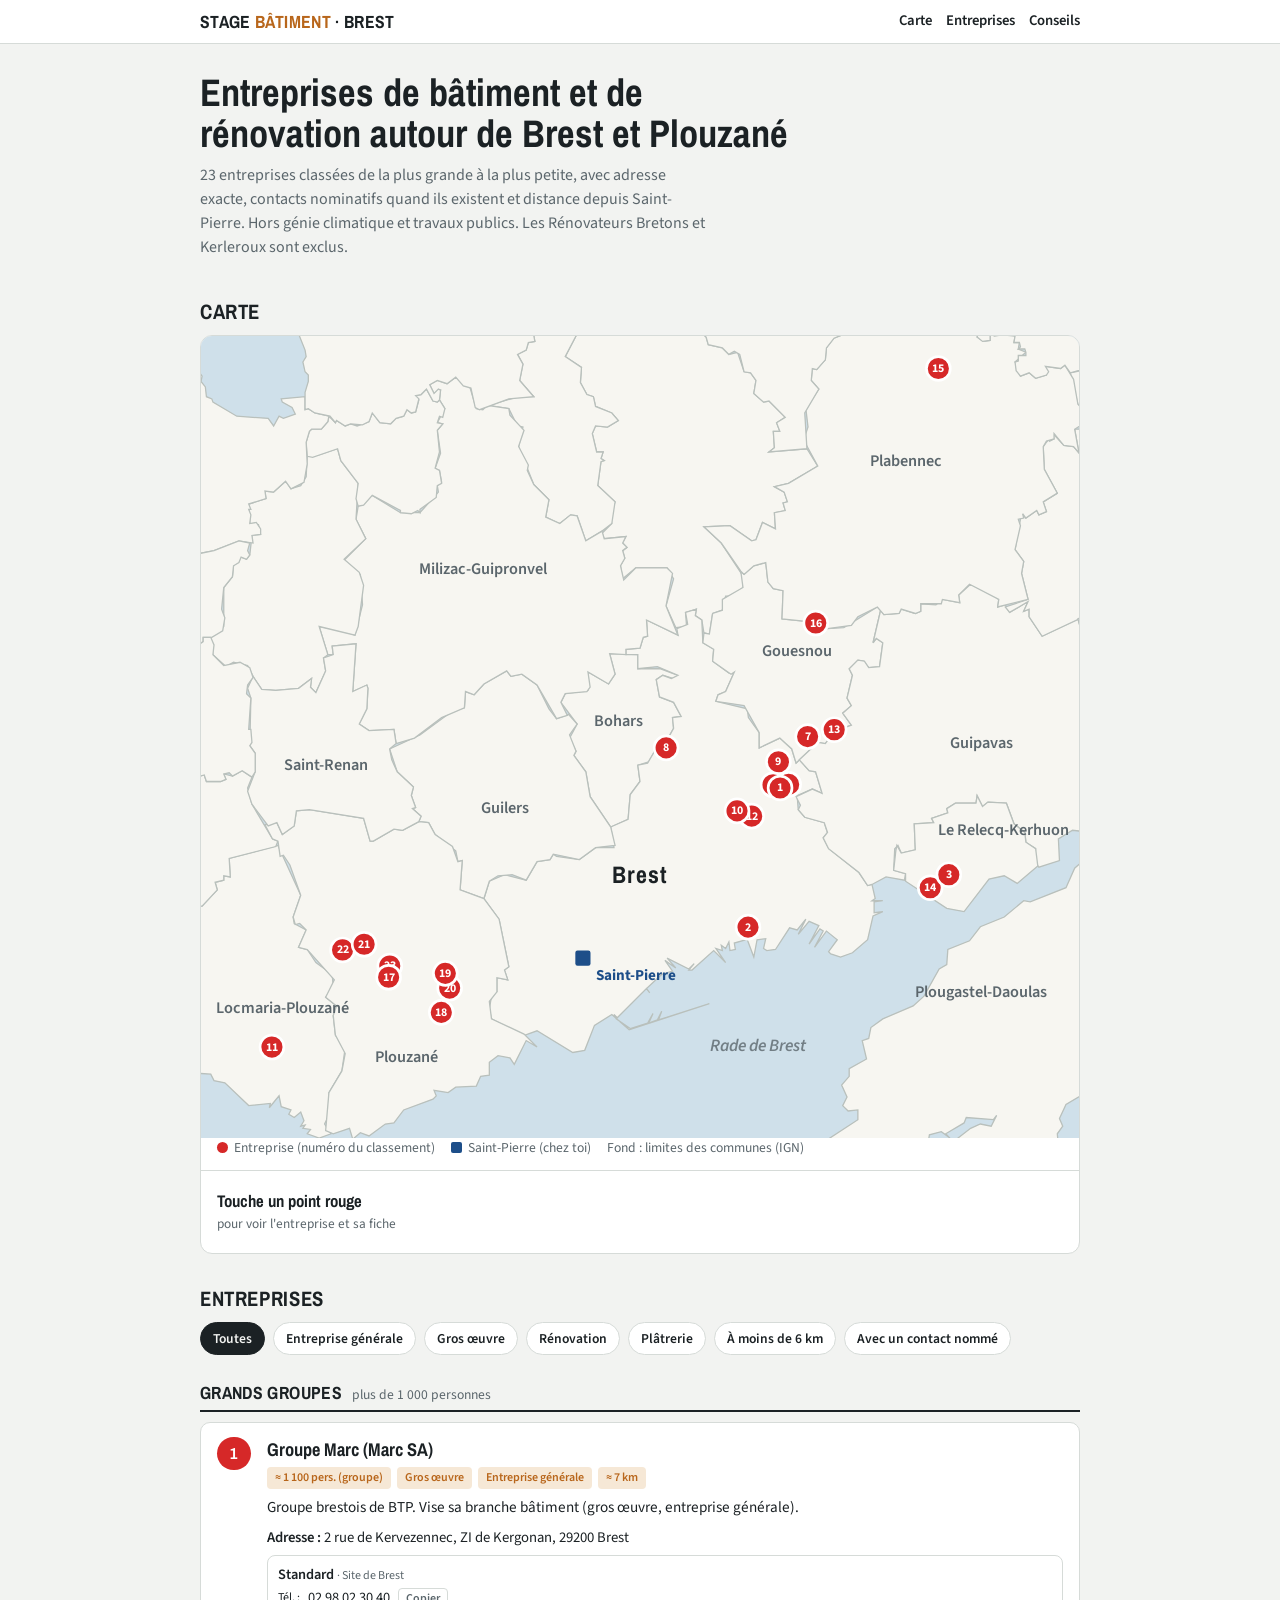
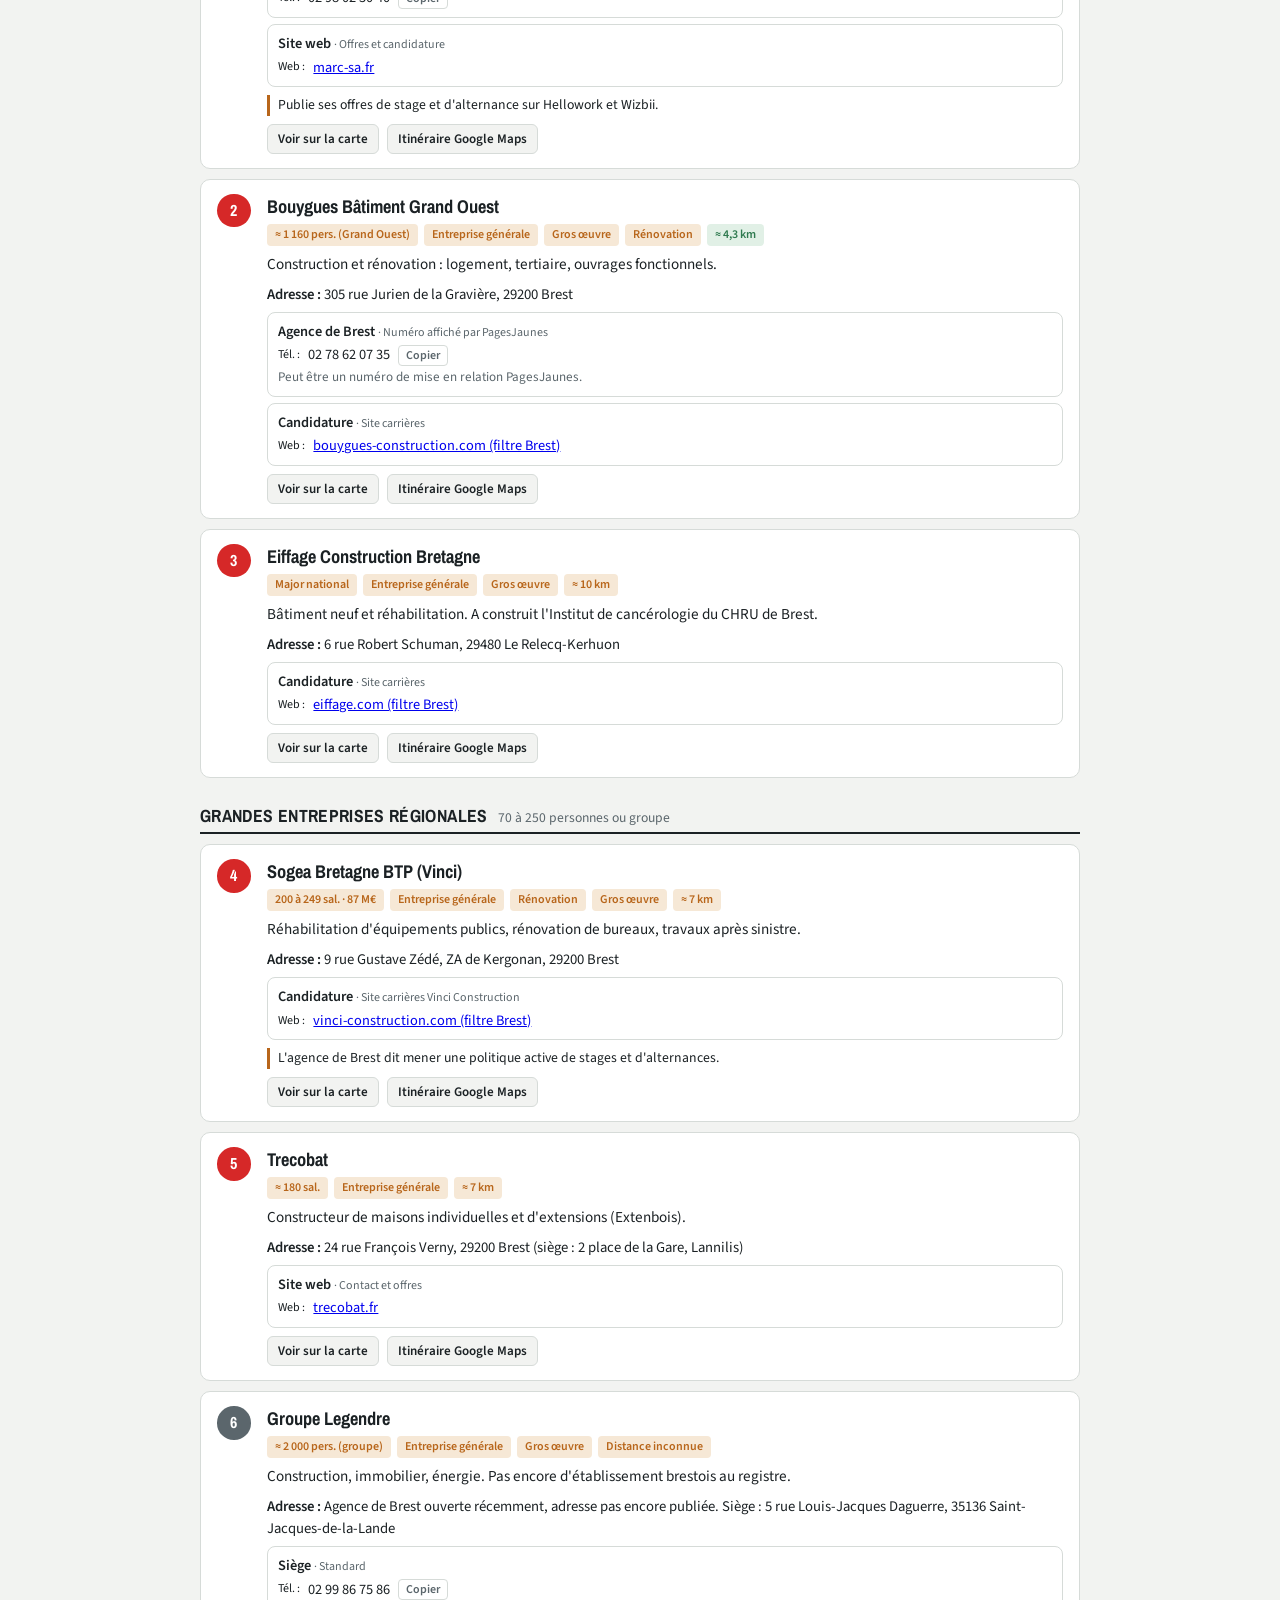
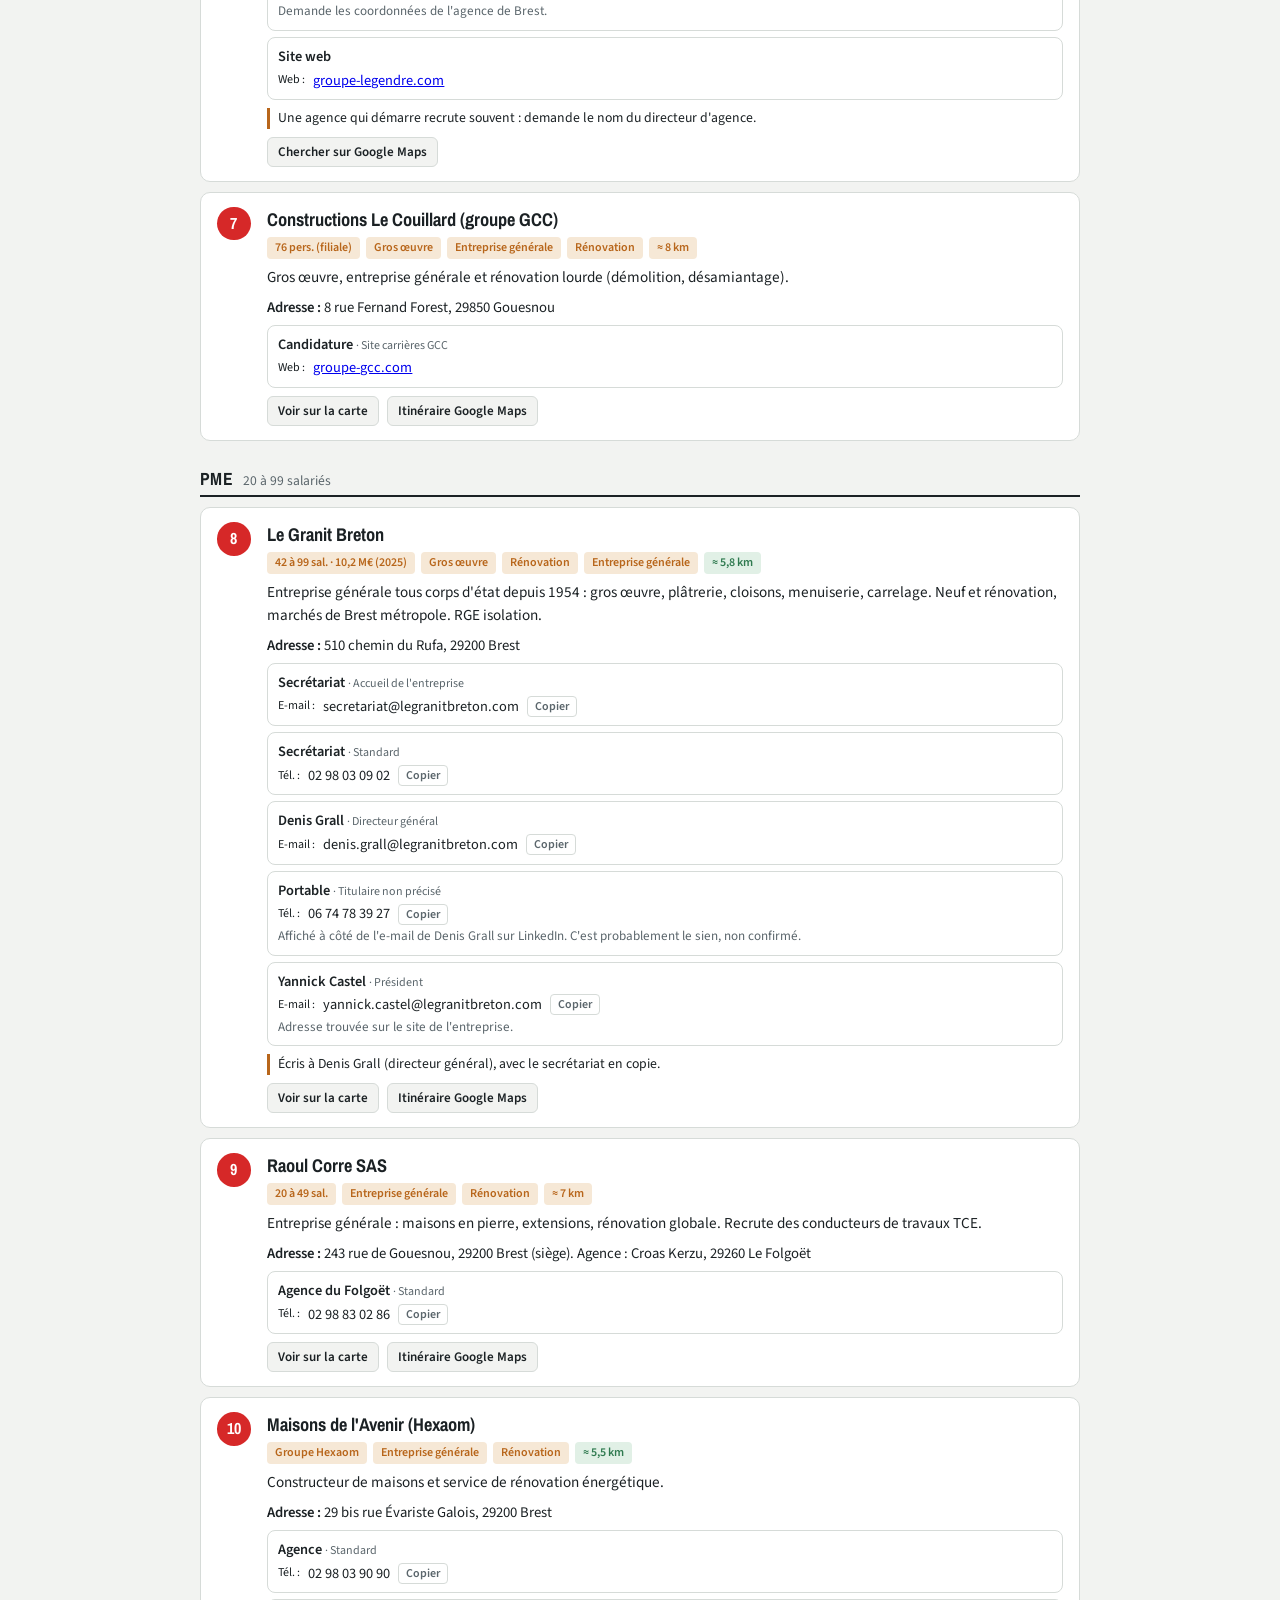
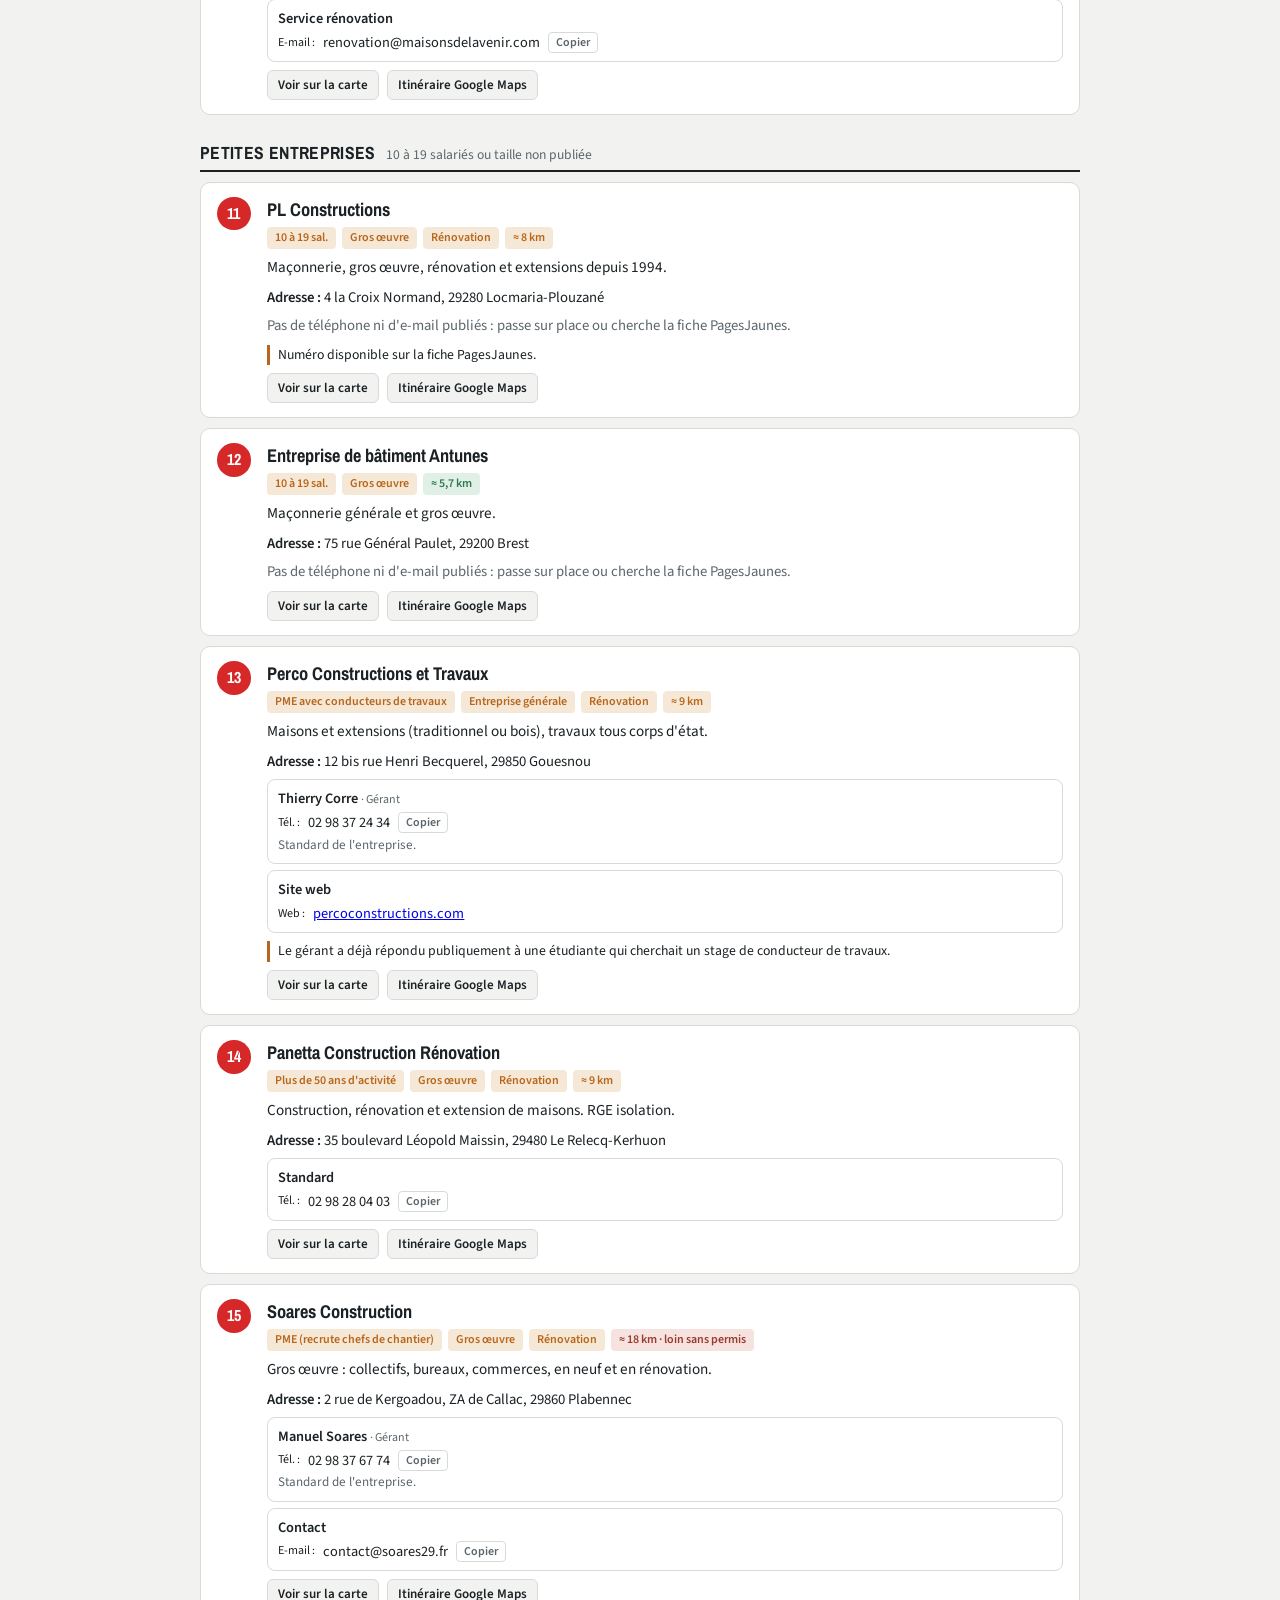
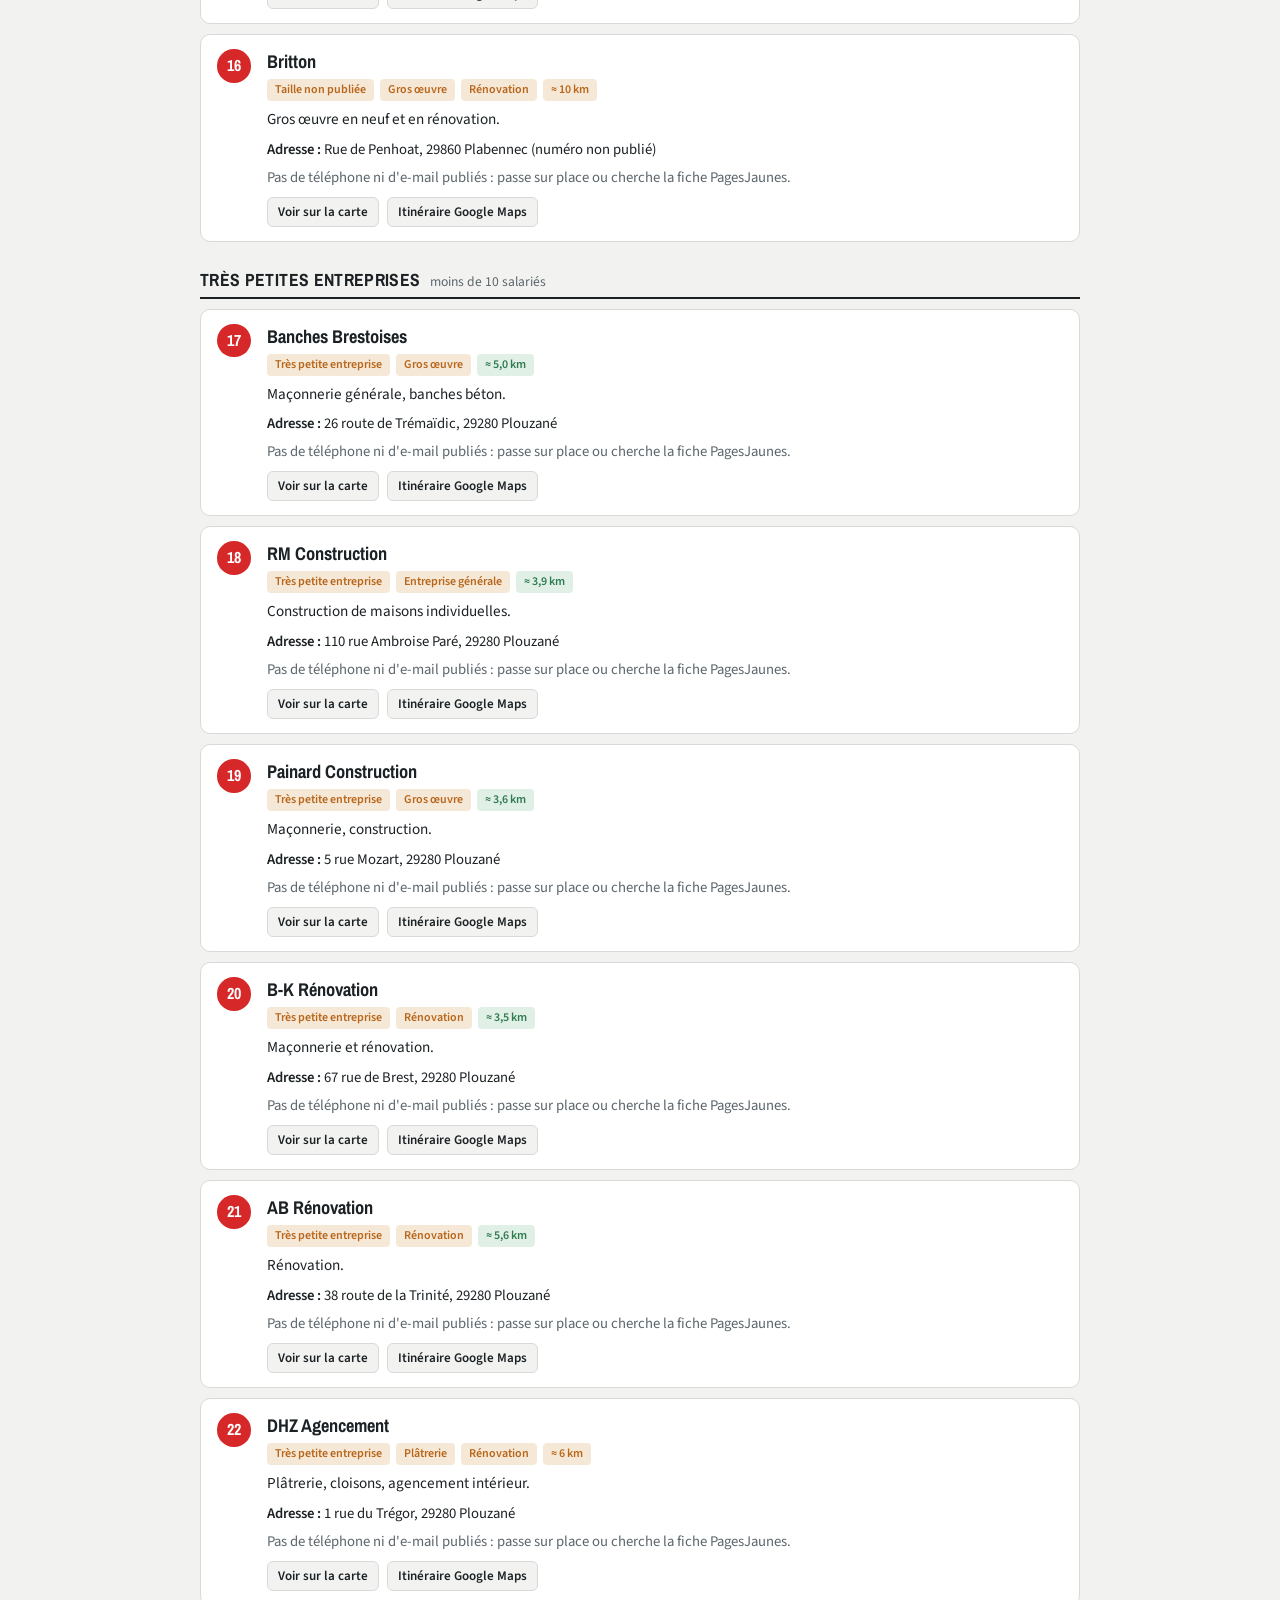
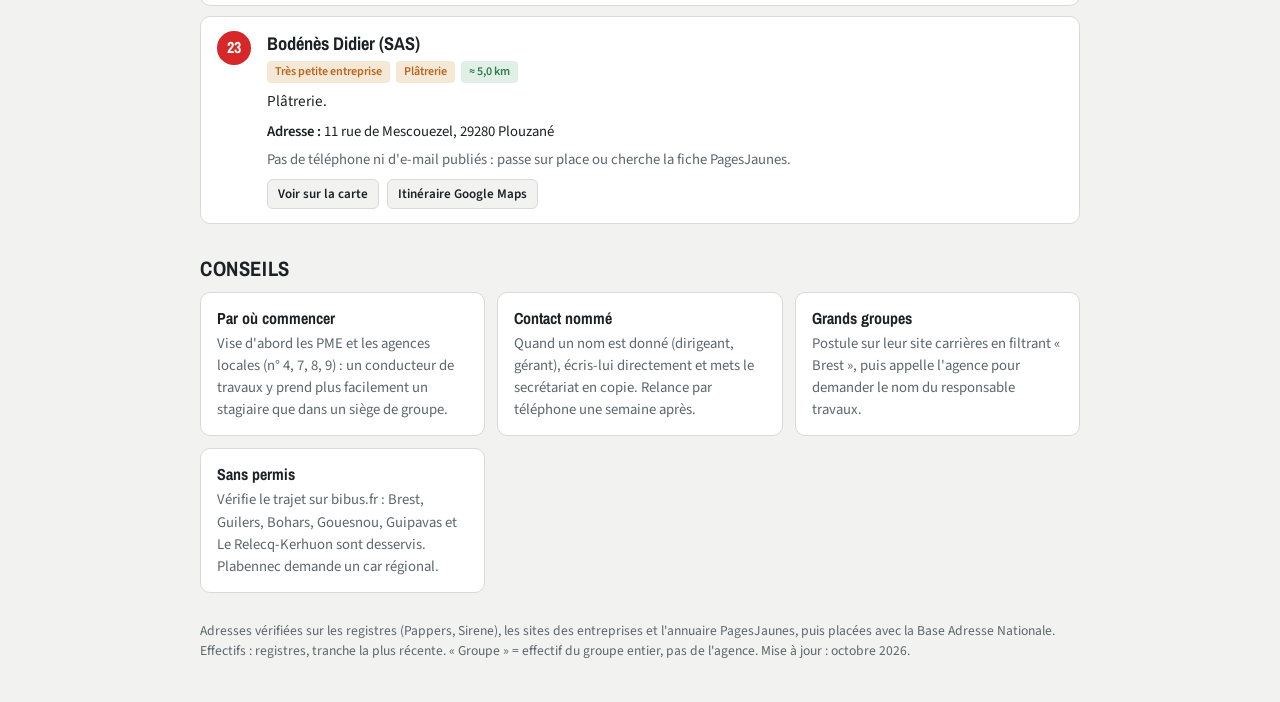
<file: stage.html>
<!doctype html><html lang="fr"><head><meta charset="utf-8"><title>Stage bâtiment Brest</title><meta name=viewport content="width=device-width,initial-scale=1,viewport-fit=cover"><style>:root{color-scheme:light;box-sizing:border-box;padding-top:env(safe-area-inset-top,0px);padding-bottom:env(safe-area-inset-bottom,0px)}html{scroll-padding-top:env(safe-area-inset-top,0px)}body{margin:0;padding:0;font:14px -apple-system,BlinkMacSystemFont,sans-serif;background:#fff;color:#000}img{max-width:100%}[hidden]:not([hidden=until-found i]){display:none!important}</style></head><body>
<meta name="claude:viewport-fit-sides" content="cover">
<link rel="stylesheet" href="https://fonts.googleapis.com/css2?family=Archivo+Narrow:wght@500;700&family=Source+Sans+3:wght@400;600&display=swap">
<style>
/* Layout: site with a top nav, a map of the Brest area (communes drawn from IGN contours, red pins), then filterable ranked company cards and an advice section */
:root{
  --bg:#f2f3f1; --card:#ffffff; --fg:#1b2124; --muted:#5b666c; --line:#d6dbd8;
  --accent:#b8661b; --accent-bg:#f6e8d6;
  --sea:#cfe0ea; --land:#f7f6f1; --land-line:#b9c0bc; --pin:#d62828; --pin-ring:#ffffff; --home:#1d4e89;
  --ok:#2f7a4f; --ok-bg:#e1f0e6; --far:#9a3b2f; --far-bg:#f6e2de;
  --display:"Archivo Narrow","Arial Narrow",Arial,sans-serif;
  --body:"Source Sans 3","Segoe UI",system-ui,sans-serif;
}
@media (prefers-color-scheme:dark){:root:not([data-theme="light"]){
  --bg:#141819; --card:#1d2326; --fg:#e6ebe8; --muted:#9aa6ab; --line:#2f373b;
  --accent:#e39c55; --accent-bg:#3a2a18;
  --sea:#1b2c38; --land:#252b2c; --land-line:#465054; --pin:#ff5252; --pin-ring:#141819; --home:#7fb3f0;
  --ok:#7ccb9c; --ok-bg:#1c3326; --far:#ec8c7e; --far-bg:#3c211c; color-scheme:dark}}
:root[data-theme="dark"]{
  --bg:#141819; --card:#1d2326; --fg:#e6ebe8; --muted:#9aa6ab; --line:#2f373b;
  --accent:#e39c55; --accent-bg:#3a2a18;
  --sea:#1b2c38; --land:#252b2c; --land-line:#465054; --pin:#ff5252; --pin-ring:#141819; --home:#7fb3f0;
  --ok:#7ccb9c; --ok-bg:#1c3326; --far:#ec8c7e; --far-bg:#3c211c; color-scheme:dark}
html{scroll-behavior:smooth}
@media (prefers-reduced-motion:reduce){html{scroll-behavior:auto}}
body{background:var(--bg);color:var(--fg);font:16px/1.5 var(--body)}
body::before{content:"";position:fixed;inset:0 0 auto;height:env(safe-area-inset-top,0px);z-index:10;background:var(--card)}
.in{max-width:880px;margin:0 auto;padding-left:max(16px,env(safe-area-inset-left,0px));padding-right:max(16px,env(safe-area-inset-right,0px))}
header.top{position:sticky;top:env(safe-area-inset-top,0px);z-index:5;background:var(--card);border-bottom:1px solid var(--line)}
header.top .in{display:flex;align-items:center;justify-content:space-between;gap:12px;padding-block:10px;flex-wrap:wrap}
.brand{font:700 1.1rem var(--display);letter-spacing:.02em}
.brand span{color:var(--accent)}
nav{display:flex;gap:14px;flex-wrap:wrap}
nav a{color:var(--fg);text-decoration:none;font-weight:600;font-size:.92rem}
nav a:hover{color:var(--accent)}
.hero .in{padding-block:28px 8px}
h1{font:700 clamp(1.7rem,4.5vw,2.4rem)/1.08 var(--display);margin:0 0 8px;text-wrap:balance}
.lede{color:var(--muted);margin:0;max-width:64ch}
section{scroll-margin-top:64px}
h2.sec{font:700 1.3rem var(--display);margin:30px 0 10px;text-transform:uppercase;letter-spacing:.03em}
.mapbox{background:var(--card);border:1px solid var(--line);border-radius:12px;overflow:hidden}
.mapwrap{overflow-x:auto}
svg.map{display:block;width:100%;min-width:560px;height:auto;background:var(--sea)}
.commune{fill:var(--land);stroke:var(--land-line);stroke-width:1.2}
.clabel{font:600 15px var(--body);fill:var(--muted);text-anchor:middle;pointer-events:none}
.clabel.big{font:700 22px var(--display);fill:var(--fg);letter-spacing:.04em}
.sealabel{font:italic 600 16px var(--body);fill:var(--muted);opacity:.8}
.pin{cursor:pointer}
.pin circle{fill:var(--pin);stroke:var(--pin-ring);stroke-width:2.5}
.pin text{font:700 11px var(--body);fill:#fff;text-anchor:middle;dominant-baseline:central;pointer-events:none}
.pin.sel circle{stroke:var(--fg);stroke-width:4}
.pin.dim{opacity:.18}
.pin:focus-visible circle{stroke:var(--accent);stroke-width:4}
.home rect{fill:var(--home)}
.home text{font:700 14px var(--body);fill:var(--home)}
.mapinfo{border-top:1px solid var(--line);padding:12px 16px;display:flex;gap:10px;align-items:center;justify-content:space-between;flex-wrap:wrap;min-height:58px}
.mapinfo b{font:700 1.05rem var(--display)}
.mapinfo small{display:block;color:var(--muted)}
.legend{display:flex;gap:16px;flex-wrap:wrap;color:var(--muted);font-size:.85rem;padding:0 16px 12px}
.legend i{display:inline-block;width:11px;height:11px;border-radius:50%;background:var(--pin);margin-right:6px;vertical-align:-1px}
.legend i.h{border-radius:2px;background:var(--home)}
.chips{display:flex;flex-wrap:wrap;gap:8px;margin:4px 0 18px}
.chip{font:600 .85rem var(--body);border:1px solid var(--line);background:var(--card);color:var(--fg);padding:6px 12px;border-radius:999px;cursor:pointer}
.chip[aria-pressed="true"]{background:var(--fg);color:var(--bg);border-color:var(--fg)}
button:focus-visible,a:focus-visible{outline:2px solid var(--accent);outline-offset:2px}
.tier{margin:26px 0 10px;display:flex;align-items:baseline;gap:10px;flex-wrap:wrap;border-bottom:2px solid var(--fg);padding-bottom:4px}
.tier h3{font:700 1.1rem var(--display);margin:0;letter-spacing:.02em;text-transform:uppercase}
.tier span{color:var(--muted);font-size:.85rem}
.list{display:grid;gap:10px}
.co{background:var(--card);border:1px solid var(--line);border-radius:10px;padding:14px 16px;display:grid;grid-template-columns:2.4rem 1fr;gap:4px 12px;scroll-margin-top:72px}
.co.sel{border-color:var(--pin);box-shadow:0 0 0 2px var(--pin) inset}
.rk{width:2.1rem;height:2.1rem;border-radius:50%;background:var(--pin);color:#fff;font:700 1rem/2.1rem var(--display);text-align:center;font-variant-numeric:tabular-nums}
.rk.off{background:var(--muted)}
.co>div{min-width:0}
.nm{font:700 1.15rem var(--display);margin:0}
.meta{display:flex;flex-wrap:wrap;gap:6px;margin:5px 0 7px}
.tag{font-size:.75rem;font-weight:600;padding:2px 8px;border-radius:4px;background:var(--accent-bg);color:var(--accent)}
.acc-proche{background:var(--ok-bg);color:var(--ok)}
.acc-loin{background:var(--far-bg);color:var(--far)}
.what{margin:0 0 8px;font-size:.95rem}
.addr{font-size:.92rem;margin-bottom:6px}
.addr b{font-weight:600}
.ppl{display:grid;gap:6px;margin:6px 0}
.p{border:1px solid var(--line);border-radius:8px;padding:8px 10px;font-size:.9rem;overflow-wrap:anywhere}
.p .who{font-weight:600}
.p .who small{font-weight:400;color:var(--muted)}
.p .v{display:flex;flex-wrap:wrap;align-items:center;gap:4px 8px;margin-top:2px}
.p .v span{font-variant-numeric:tabular-nums}
.p .note{color:var(--muted);font-size:.82rem;margin-top:2px}
.copy{font:600 .75rem var(--body);border:1px solid var(--line);background:transparent;color:var(--muted);border-radius:4px;padding:1px 7px;cursor:pointer}
.links{display:flex;flex-wrap:wrap;gap:8px;margin-top:8px}
.btn{font:600 .82rem var(--body);border:1px solid var(--line);background:var(--bg);color:var(--fg);border-radius:6px;padding:5px 10px;cursor:pointer;text-decoration:none}
.btn:hover{border-color:var(--accent);color:var(--accent)}
.tip{margin-top:8px;font-size:.86rem;border-left:3px solid var(--accent);padding-left:8px;border-radius:0}
.advice{display:grid;grid-template-columns:repeat(auto-fit,minmax(240px,1fr));gap:12px}
.advice div{background:var(--card);border:1px solid var(--line);border-radius:10px;padding:14px 16px;min-width:0}
.advice h3{font:700 1rem var(--display);margin:0 0 4px}
.advice p{margin:0;font-size:.92rem;color:var(--muted)}
footer .in{padding-block:28px 40px;color:var(--muted);font-size:.85rem}
</style>

<header class="top"><div class="in">
  <div class="brand">STAGE <span>BÂTIMENT</span> · BREST</div>
  <nav><a href="#carte">Carte</a><a href="#entreprises">Entreprises</a><a href="#conseils">Conseils</a></nav>
</div></header>

<div class="hero"><div class="in">
  <h1>Entreprises de bâtiment et de rénovation autour de Brest et Plouzané</h1>
  <p class="lede">23 entreprises classées de la plus grande à la plus petite, avec adresse exacte, contacts nominatifs quand ils existent et distance depuis Saint-Pierre. Hors génie climatique et travaux publics. Les Rénovateurs Bretons et Kerleroux sont exclus.</p>
</div></div>

<main class="in">
  <section id="carte">
    <h2 class="sec">Carte</h2>
    <div class="mapbox">
      <div class="mapwrap"><svg class="map" id="map" viewBox="140 30 810 740" role="img" aria-label="Carte des communes autour de Brest avec les entreprises en points rouges numérotés"></svg></div>
      <div class="legend"><span><i></i>Entreprise (numéro du classement)</span><span><i class="h"></i>Saint-Pierre (chez toi)</span><span>Fond : limites des communes (IGN)</span></div>
      <div class="mapinfo" id="info" aria-live="polite"><div><b>Touche un point rouge</b><small>pour voir l'entreprise et sa fiche</small></div></div>
    </div>
  </section>

  <section id="entreprises">
    <h2 class="sec">Entreprises</h2>
    <div class="chips" role="group" aria-label="Filtrer">
      <button class="chip" id="f-all" aria-pressed="true" data-f="all">Toutes</button>
      <button class="chip" id="f-eg" aria-pressed="false" data-f="eg">Entreprise générale</button>
      <button class="chip" id="f-go" aria-pressed="false" data-f="go">Gros œuvre</button>
      <button class="chip" id="f-reno" aria-pressed="false" data-f="reno">Rénovation</button>
      <button class="chip" id="f-so" aria-pressed="false" data-f="so">Plâtrerie</button>
      <button class="chip" id="f-proche" aria-pressed="false" data-f="proche">À moins de 6 km</button>
      <button class="chip" id="f-contact" aria-pressed="false" data-f="contact">Avec un contact nommé</button>
    </div>
    <div id="out"></div>
  </section>

  <section id="conseils">
    <h2 class="sec">Conseils</h2>
    <div class="advice">
      <div><h3>Par où commencer</h3><p>Vise d'abord les PME et les agences locales (n° 4, 7, 8, 9) : un conducteur de travaux y prend plus facilement un stagiaire que dans un siège de groupe.</p></div>
      <div><h3>Contact nommé</h3><p>Quand un nom est donné (dirigeant, gérant), écris-lui directement et mets le secrétariat en copie. Relance par téléphone une semaine après.</p></div>
      <div><h3>Grands groupes</h3><p>Postule sur leur site carrières en filtrant « Brest », puis appelle l'agence pour demander le nom du responsable travaux.</p></div>
      <div><h3>Sans permis</h3><p>Vérifie le trajet sur bibus.fr : Brest, Guilers, Bohars, Gouesnou, Guipavas et Le Relecq-Kerhuon sont desservis. Plabennec demande un car régional.</p></div>
    </div>
  </section>
</main>

<footer><div class="in">Adresses vérifiées sur les registres (Pappers, Sirene), les sites des entreprises et l'annuaire PagesJaunes, puis placées avec la Base Adresse Nationale. Effectifs : registres, tranche la plus récente. « Groupe » = effectif du groupe entier, pas de l'agence. Mise à jour : octobre 2026.</div></footer>

<script>
const COMMUNES=`Bohars|527,403|M518 483l-19 -28 -4 -23 -11 -15 2 -4 -6 -12 7 -13 -15 -20 4 -8 21 -3 0 -17 19 11 6 -9 -5 -19 26 1 0 13 21 0 16 6 -4 3 -10 -3 -6 4 3 16 13 5 7 13 -8 1 1 10 -9 16 -5 -1 -9 16 -10 3 2 15 -9 12 -2 23 -16 7z
Bourg-Blanc|592,147|M699 134l10 16 -27 16 -13 3 9 5 3 9 -4 1 2 7 -10 2 1 15 -12 -6 -6 16 -4 1 -20 -14 -24 1 16 15 21 32 -1 9 -10 8 -6 0 -3 13 -9 3 -3 19 -5 -1 -2 -12 -6 -4 1 -6 -10 3 1 13 -10 1 -9 -20 7 -25 -6 -10 -29 0 -12 10 -2 -12 4 -7 -2 -7 4 -3 -4 -4 3 -6 -20 2 -2 -5 9 -9 -1 -7 4 -13 -16 -15 3 -22 3 -1 -3 -2 2 -6 -6 0 -4 -17 3 -7 11 1 10 -6 -6 -7 -15 -6 -2 -9 -6 -2 -6 -11 1 -14 -15 -10 12 -23 13 1 12 -9 9 1 9 -30 8 10 10 -2 5 6 9 2 3 18 7 4 4 1 4 -5 -2 -4 6 -8 21 20 2 7 13 3 6 6 8 -2 6 18 6 1 5 7 -2 12 9 8 5 -1 15 15 -8 5 3 8 -6 0 1 15 -5 4 35 -3z
Brest|585,486|M759 536l3 13 -3 2 10 0 -8 1 0 10 8 -1 -9 4 -5 22 -14 12 -11 4 -9 -3 -2 -2 8 -11 -10 -8 -11 15 8 -15 -3 -2 -10 14 9 -17 -9 -4 -10 12 7 -14 -8 10 -7 -2 -13 20 -8 1 -3 -2 2 -9 -8 1 -3 16 -6 -16 6 -9 -7 9 -11 3 1 6 -5 1 -1 -8 -3 6 -4 -3 1 5 -6 -2 9 13 -11 -11 -20 18 -3 0 5 -6 -5 5 -20 -10 8 9 -10 -7 7 10 -10 3 -14 13 3 4 -3 -4 -27 27 -3 -3 2 4 13 9 16 -5 5 -9 -4 9 8 -3 4 -8 -3 8 47 -15 -74 24 -16 -14 -16 10 -9 23 -11 2 -33 -20 -11 4 -11 -4 -20 -11 -2 -9 2 -12 5 -4 0 -13 10 2 -3 -9 4 -3 -9 -44 -14 -19 5 -16 14 -6 20 5 10 -17 12 -2 3 -5 3 2 21 3 15 -11 17 0 -3 -19 16 -7 2 -23 9 -12 -2 -15 9 -2 10 -17 5 1 9 -16 -1 -10 8 -1 -7 -13 -13 -5 -3 -16 6 -4 8 3 6 -3 -19 -8 -18 2 0 -13 -11 0 0 -5 13 -1 3 -10 4 -1 -1 -15 29 14 -1 -6 10 -4 -2 -11 10 -3 -1 6 6 4 1 21 10 6 -1 11 15 11 5 -1 -8 18 -7 3 -2 6 29 7 1 8 10 14 0 14 19 -9 11 10 4 13 3 -3 9 10 6 1 6 20 -9 -4 -14 6 1 13 6 7 18 5 3 9 -4 5 5 10 28 22 8 12 4 -1z
Coat-Méal|470,89|M510 210l-15 9 -8 -23 -6 -1 -10 8 -13 -6 3 -16 -14 -14 -14 -35 4 -18 -5 -1 -8 -16 -19 -3 28 -8 14 0 -13 -15 3 -15 -5 -9 8 -4 2 -7 6 -1 -2 -11 29 -17 10 0 1 -19 13 -14 0 -6 6 0 2 -5 8 -3 0 8 8 -2 11 16 -12 37 -9 -1 -12 9 -13 -1 -12 23 15 10 -1 14 6 11 6 2 2 9 15 6 6 7 -10 6 -11 -1 -3 7 4 17 6 0 -2 6 3 2 -3 1 -3 22 16 15 -3 20 -9 7z
Gouesnou|686,332|M604 304l5 1 3 -19 9 -3 0 -10 19 -11 -2 -15 3 3 9 -8 11 -3 2 18 5 6 9 2 -1 26 29 3 13 6 15 -1 31 -19 3 3 -7 30 3 -4 6 4 -3 22 -10 1 -5 -6 -5 -1 -8 8 3 6 -5 21 4 7 -8 7 8 11 -16 6 -8 11 -7 -1 -20 19 -4 -13 -11 -10 -19 9 0 -14 -14 -25 -26 -4 2 -6 7 -3 8 -18 -3 2 -17 -12 1 -11 -10 -6 1 -9z
Guilers|418,445|M401 549l-22 -8 2 -27 -4 1 -2 -10 -19 -15 -6 -11 -9 -1 2 -5 -8 -7 3 -1 -4 -11 2 -8 -15 -14 -7 -21 28 -13 30 -22 11 -3 1 -15 8 3 9 -10 21 -12 4 5 10 -2 14 10 11 22 7 9 11 -4 8 9 -7 10 6 15 -2 4 11 15 4 23 19 28 4 17 -18 2 -15 11 -24 -5 -3 5 -12 2 -10 17 -13 -5 -13 1 -8 5 -5 16z
Guipavas|864,398|M759 536l-4 1 -8 -12 -28 -22 -5 -10 4 -5 -3 -9 -18 -5 -6 -7 2 -4 -4 -8 15 -7 9 4 -6 -20 -6 -1 -9 -10 17 -16 7 1 8 -11 16 -6 -8 -11 8 -7 -4 -7 5 -21 -3 -6 8 -8 6 1 4 6 10 -1 3 -22 -6 -4 -3 4 7 -30 3 4 14 -1 2 -4 13 4 5 -2 0 -7 14 1 6 -5 16 3 -1 -7 11 -10 22 11 4 3 -1 7 7 -2 4 7 17 -10 -4 9 5 -2 0 7 12 18 33 -16 2 7 16 6 13 0 -1 12 7 2 3 -3 2 3 -7 22 21 8 1 5 -8 9 -2 10 7 8 3 21 8 12 -4 18 14 12 12 1 4 4 -3 1 1 10 -9 4 -15 -3 -14 11 -11 20 -12 -8 -7 2 0 -4 -3 7 -15 -7 1 6 -9 -1 -13 8 1 20 -19 6 -4 -5 1 -12 -9 -6 -1 -9 -10 -8 -7 -19 -17 -1 -5 4 -5 -10 -1 7 -19 0 -8 5 1 4 -15 5 2 4 -18 1 1 24 -13 3 -3 -7 -3 3 -1 20 11 3 -1 6 -17 -3 -13 7z
Milizac-Guipronvel|414,237|M510 210l2 7 20 -2 -3 6 4 4 -4 3 2 7 -4 7 3 13 11 -11 29 0 5 5 -6 30 11 27 -29 -14 1 15 -4 1 -3 10 -13 1 0 5 -15 -1 5 19 -6 9 -19 -11 2 14 -3 4 -20 2 -4 8 6 12 -10 3 -18 -31 -14 -10 -10 2 -4 -5 -21 12 -9 10 -8 -3 -1 15 -21 9 -25 19 -17 5 -2 -13 -23 1 -9 -6 7 -14 1 -19 -1 -3 -13 6 3 -44 -22 2 1 8 -5 0 -8 -26 20 3 13 5 7 -28 -2 -28 -15 -13 20 -20 -9 -18 2 -12 13 -10 26 16 18 0 17 -19 -1 -6 4 -3 -2 -11 -4 -2 5 -14 -3 -21 5 -6 -5 -1 7 -13 -5 -8 1 -9 -6 3 -4 -8 7 -4 9 3 8 -6 13 9 6 20 6 1 4 -4 20 3 1 6 13 14 -5 15 9 17 -1 5 6 13 14 14 -3 16 13 6 10 -8 6 1 8 23 15 -9z
Kersaint-Plabennec|945,182|M988 117l2 3 -7 4 -2 26 -6 2 -2 12 2 7 19 13 0 4 -13 5 3 5 -6 3 4 9 10 -3 11 10 -3 4 8 3 -3 7 3 22 -7 12 -6 5 -13 1 -19 14 -47 22 -12 -18 0 -7 -5 2 4 -9 -17 10 -4 -5 21 -7 -6 -24 2 -11 -8 -11 5 -28 2 -5 3 4 10 -7 2 4 7 -3 -3 -9 13 -8 -12 -22 -1 -21 6 -8 0 3 4 -2 -1 -5 10 11 9 1 5 6 -4 -22 4 0 9 -13 -10 -10 -7 -29 23 -5 7 19 1 17 15 22z
Lanrivoaré|221,247|M188 344l-5 -10 -13 -3 -7 4 -12 -11 -2 -16 12 -10 0 -36 8 -10 1 -10 7 -8 5 2 3 -4 2 -18 8 -1 -2 -9 -8 -1 -1 -18 16 -5 -1 -7 8 1 11 -10 5 7 9 -3 5 -8 1 -19 10 -1 18 -6 3 11 16 21 -2 33 9 18 -20 19 14 12 4 12 -5 38 -3 8 -33 -8 8 26 -4 3 2 12 -9 20 -5 -5 1 -8 -12 9 -21 2 -13 -1 -8 -12z
Locmaria-Plouzané|177,635|M91 595l0 -4 -5 0 3 -5 -8 1 15 -17 -4 -20 11 -13 3 0 1 9 4 -2 -2 -6 6 -2 4 7 7 -7 5 20 10 0 14 -15 -2 -7 8 -2 0 -4 6 1 -1 -17 45 -12 21 46 -7 20 1 6 11 6 -7 16 8 2 8 12 15 11 1 11 -7 10 10 8 -3 9 2 18 9 12 -3 21 -12 20 0 21 -4 8 6 9 -11 4 -11 -4 3 -4 -7 -1 2 -3 -4 1 3 -5 -3 -8 -6 5 -5 -3 2 -4 -9 -3 -2 -10 -9 11 1 -4 -20 2 -22 -21 -10 -2 -3 -6 -15 -1 -10 -8 -14 -2 -6 -11 4 -14 -5 -15 14 -20 2 -15 -3 -9 4 -13 -7 -1 -14 -11 -8 4z
Plabennec|782,115|M638 247l-18 -26 -16 -15 24 -1 20 14 4 -1 6 -16 12 6 -1 -15 10 -2 -2 -7 4 -1 -3 -9 -9 -5 13 -3 27 -16 -13 -24 4 -12 -2 -17 12 -18 -7 -8 1 -11 4 1 8 -9 1 -11 7 -9 25 -10 4 -12 6 3 4 -4 6 -7 -4 -8 19 -1 -2 -10 9 -7 -11 -6 4 -5 18 -7 14 -18 13 -9 16 -1 -1 4 -8 1 0 4 -5 -2 -3 9 8 14 1 20 14 -2 3 4 -5 11 1 4 4 -1 4 14 -2 -2 -8 7 6 2 4 8 -2 6 6 4 6 -1 0 -6 23 2 -1 6 5 0 -1 6 7 3 -10 9 5 13 8 -3 6 5 10 -3 -1 -8 14 2 4 -3 8 13 4 23 10 10 -2 6 -11 7 4 22 -5 -6 -9 -1 -9 -11 0 5 -7 2 -3 5 1 21 12 22 -13 8 3 9 -7 3 -2 -4 -10 7 -3 -4 1 4 -5 1 2 6 -5 22 8 11 -2 11 6 24 -28 7 1 -7 -27 -14 -10 10 1 7 -16 -3 -1 4 -19 0 0 7 -5 2 -13 -4 -2 4 -14 1 -6 -7 -18 9 -6 8 -22 3 -13 -6 -29 -3 1 -26 -9 -2 -5 -6 -2 -18 -11 3 -9 8 -3 -3z
Plougastel-Daoulas|873,669|M681 823l5 2 -4 4 -1 -6zM987 512l7 14 7 -6 -1 4 6 3 -6 18 8 12 -2 13 4 7 9 2 3 -4 -3 -5 12 0 2 3 -6 10 4 7 16 -2 2 26 -10 8 -10 24 2 5 12 -1 16 7 5 12 -4 11 -23 21 -7 14 -9 0 -5 8 -14 7 -7 -1 3 6 6 -3 1 7 -13 11 -1 -4 -10 -4 -5 0 -2 7 -4 -1 -3 -9 14 -20 13 -7 -3 -3 12 -10 4 -13 -25 26 -8 -3 4 4 -3 4 -37 22 -6 13 3 7 -5 7 1 11 6 0 -5 9 -13 9 0 5 4 -2 3 7 -9 10 -26 5 -27 -3 -25 9 -24 -4 -14 0 12 -12 15 -29 8 -2 1 -8 13 -10 9 -4 10 2 5 -10 -3 4 -25 -2 -2 5 -17 10 4 4 -8 -6 -11 3 -1 6 -12 6 -5 9 -25 7 -6 8 -11 0 -25 14 -34 -5 3 -5 10 0 15 -8 2 -20 -6 -7 29 -19 0 -9 -9 1 -5 -5 4 -8 -5 -11 7 -8 0 -7 16 -9 -4 -17 6 -2 2 -10 11 -8 28 -12 10 -9 14 -25 7 -4 1 -14 20 -8 10 -13 22 -9 18 -15 6 1 33 -13 8 -18 8 -7 10 -5 23 3z
Plougonvelin|-14,707|M91 595l8 -4 14 11 7 1 -4 13 3 9 -2 15 -14 20 5 15 -4 14 5 9 -6 -1 -8 10 -19 -6 -3 6 -9 1 -13 11 -7 19 6 1 -1 10 6 2 -4 12 7 5 -11 8 -9 -1 -5 16 -6 6 -10 -4 1 4 -9 7 -4 -5 2 -3 -14 5 -6 -3 -12 2 -7 -5 0 -5 -10 0 -1 -4 -4 4 -2 -3 0 4 -9 6 -1 -5 -2 4 -3 -2 -3 8 -22 -2 -2 6 -30 2 -3 -4 -8 2 1 -4 -3 3 1 -3 -10 -2 5 -20 43 -21 5 1 5 -7 10 1 13 -10 -4 0 -4 -15 -11 -8 20 -6 -6 -20 15 -8 -4 -3 6 -8 29 -4 17 -19 30 -1 6 -10 26 -17 9 -12 14 -4 10 -14z
Ploumoguer|30,540|M-1 653l4 -32 -6 -4 11 -13 13 -6 -8 -23 -16 9 -10 0 -17 20 -19 11 -21 31 0 6 -2 -8 4 -9 -6 -15 -12 9 -5 -3 -5 -8 2 -9 -12 -4 -1 3 -14 -9 9 -11 -6 -5 -15 1 -6 -16 -12 -12 0 -5 8 -4 -3 -4 4 -16 -3 0 -2 -12 5 -15 -5 -10 15 -18 6 -18 6 1 12 -8 20 0 2 -4 12 -1 14 -10 7 2 12 -4 32 9 1 7 3 -7 10 1 2 -3 8 2 9 10 18 -2 22 5 6 -3 -2 -13 46 -11 16 5 1 8 12 -3 2 6 13 0 5 -2 -2 -5 8 2 9 -5 9 6 -4 10 4 15 19 32 5 2 -2 5 -43 11 1 17 -6 -1 0 4 -8 2 2 7 -14 15 -10 0 -5 -20 -7 7 -4 -7 -6 2 2 6 -4 2 -1 -9 -3 0 -11 13 5 17 -8 14 -7 3 2 4 5 -2 -2 6 5 0 -11 17 -14 4 -9 12 -26 17 -6 10 -27 1z
Plouvien|667,-12|M699 134l-35 3 5 -4 -1 -15 6 0 -3 -8 8 -5 -15 -15 -5 1 -9 -8 2 -12 -5 -7 -6 -1 -4 -16 -5 -3 -5 3 -6 -6 -13 -3 -2 -7 -21 -20 -8 17 -11 -5 -3 -18 -9 -2 -5 -6 -10 2 -8 -12 3 -5 -4 -9 -9 -8 -6 3 -1 -20 -10 -12 0 -15 7 -2 -8 -9 3 -8 9 0 17 10 9 8 -2 7 13 -5 10 14 9 4 2 -2 -9 -15 0 -13 13 2 0 -3 16 -2 5 4 24 3 6 6 14 -6 8 -25 11 -11 5 1 8 -13 2 2 13 -13 -2 -12 21 -5 8 7 4 -6 5 6 9 0 4 6 9 -2 18 10 16 2 4 8 19 4 5 9 -10 25 22 16 10 2 -1 6 -11 6 -17 21 -22 12 11 6 -9 7 2 10 -19 1 4 8 -6 7 -4 4 -6 -3 -4 12 -25 10 -7 9 -1 11 -8 9 -4 -1 -1 11 7 8 -13 22 2 33z
Plouzané|325,621|M341 478l9 1 6 11 16 11 5 14 4 -1 -2 27 22 8 14 19 9 44 -4 3 3 9 -10 -2 0 13 -7 9 2 16 30 14 12 12 -10 -6 -11 22 -4 -6 -11 -2 -8 6 0 12 -8 1 -4 9 -19 1 -7 5 -13 -2 2 5 -3 3 -27 10 -9 12 -8 1 -15 11 -8 -3 -7 6 -3 -10 -15 5 -7 -3 3 -35 12 -20 3 -16 -9 -17 -2 -18 3 -9 -10 -8 8 -16 -25 -28 -8 -2 7 -16 -6 -6 -4 1 -2 -7 7 -20 -10 -28 -6 -9 -3 1 -2 -14 -5 -2 -7 -13 11 -2 5 11 11 -8 2 -14 12 -1 50 8 6 21 3 0 19 -11 8 1 15 -8z
Le Relecq-Kerhuon|846,507|M912 519l-19 16 -12 -7 -14 3 -23 30 -16 -3 -38 -25 0 -7 -11 -3 2 -18 1 -5 4 7 13 -3 -1 -24 18 -1 -2 -4 15 -5 -1 -4 8 -5 19 0 1 -7 5 10 5 -4 17 1 7 19 10 8 1 9 9 6 2 16z
Saint-Divy|1031,310|M949 291l33 -20 13 -1 12 -13 1 -13 19 1 8 -4 6 17 15 2 5 -3 11 5 8 12 12 0 11 13 0 9 7 10 -3 10 5 19 -33 -3 -7 1 -15 12 -7 -1 -7 -8 -16 2 -3 11 -4 0 10 9 -16 8 -2 9 -9 6 -7 -15 10 -16 -22 -10 7 -22 -2 -3 -3 3 -7 -2 1 -12 -13 0 -16 -6 -2 -7z
Saint-Renan|262,405|M341 478l-15 8 -8 -1 -19 11 -3 0 -6 -21 -50 -8 -12 1 -2 14 -11 8 -5 -11 -8 3 -15 -20 -4 -12 7 -18 0 -17 -5 -7 1 -44 -3 -9 5 -11 8 12 13 1 21 -2 12 -9 -1 8 5 5 9 -20 -2 -12 9 -3 -1 -8 22 -2 -3 44 13 -6 1 3 -1 19 -7 14 9 6 23 -1 2 13 -6 5 2 10 5 11 15 14 -2 8 4 11 -3 1 8 7 -2 5z
Tréouergat|301,137|M258 104l 6 6 1 -2 8 5 5 -2 6 2 11 -4 3 -8 7 9 10 1 5 -5 7 -2 3 -6 4 3 4 -1 3 -11 -3 -4 5 -1 5 -5 6 11 4 1 2 -2 5 8 -2 8 -3 -1 -2 6 5 1 -5 6 2 20 -4 15 4 2 2 12 -4 2 -1 11 -15 11 0 3 -2 -2 -6 3 -10 -1 0 -2 -26 -14 -8 9 -5 1 -2 -7 2 -14 -16 -21 -3 -11 -23 8 -5 -1 -1 -13 3 -10 2 -2 9 0 6 -7 1 -5z
Plourin|89,97|M-80 54l 14 -7 16 1 -1 7 5 11 9 4 10 -8 14 12 15 5 1 -9 -4 -6 3 -2 -2 -1 0 -6 3 -13 3 1 2 -3 -1 -6 5 -5 0 -7 13 -9 4 1 9 -5 -9 -16 3 -11 3 -4 11 -1 7 -14 8 15 1 9 6 7 2 9 3 1 1 8 20 16 0 13 18 8 9 -4 12 7 4 4 -1 4 5 7 -1 5 4 5 1 9 5 2 1 3 22 13 29 2 5 7 5 -9 4 2 11 -4 -3 -6 -9 -5 -1 -3 22 -2 0 12 3 -1 6 4 13 3 -1 5 -6 7 -9 0 -2 2 -3 10 1 20 -3 17 -12 6 -5 -7 -11 10 -8 -1 1 7 -16 5 2 5 -2 0 2 5 -1 8 6 -1 4 6 0 5 -8 1 1 7 -13 -2 -23 9 -20 4 -7 -10 6 -2 -1 -4 6 2 -1 -4 -4 0 5 -4 -3 -5 3 -7 -8 1 -3 -11 1 -2 7 1 0 -4 -9 -5 -4 -7 -3 1 1 -6 -7 -6 -15 -6 3 -15 -15 1 -6 8 -1 7 -6 1 -4 13 -5 1 -3 4 -2 -12 -17 -11 -7 2 -18 -2 -22 -8 -8 6 0 7 -8 -1 -1 2 -2 -7 -5 2 3 -18 -5 -6 6 -14 8 -8 -2 -5 -13 -10 -10 -4 -2 -5 -5 -3 -14 -4 -3 -7 -8 -3 0 -6 -4 -5z
Brélès|86,228|M185 221l -2 7 2 4 -3 4 -5 -2 -2 5 -5 3 -1 10 -8 10 -2 20 3 8 -2 12 -10 6 -8 0 0 4 -9 5 -5 0 -9 -11 -13 -6 -5 -6 -4 0 -6 -5 -6 1 -3 3 1 2 -15 0 -9 3 -9 -3 -8 2 -3 -4 -3 0 -5 -7 2 -5 -9 -4 -1 -6 3 -12 -11 -8 -2 -7 -5 0 0 -6 -3 -2 2 -4 -2 -6 -1 -8 -16 0 -2 -2 1 -13 3 -2 1 2 12 -2 5 -6 1 3 6 1 9 -4 12 -11 6 -1 2 -7 5 2 9 -1 2 -5 9 -6 2 -10 6 -1 1 -7 5 -7 10 -2 6 0 -3 15 15 6 7 6 -1 6 3 -1 4 7 9 5 0 4 -7 -1 -1 2 3 11 8 -1 -3 6 3 6 -5 3 4 1 1 4 -6 -2 1 4 -6 2 7 10 20 -4 23 -9 10 2z
Plouarzel|-10,361|M187 437l -9 -6 -9 5 -3 -3 -5 1 2 5 -5 2 -13 0 -2 -6 -12 3 -1 -8 -6 0 -10 -5 -27 9 -19 2 2 13 -11 3 -17 -5 -15 0 -3 2 -11 -11 -18 1 -3 7 -1 -7 -22 -4 -10 -5 -12 4 -7 -2 -14 10 -12 1 -2 4 -20 0 -9 3 -3 5 -6 -1 -6 18 -8 7 -8 14 -6 -2 -2 5 -6 4 -11 1 -1 -4 5 -4 0 -3 -3 -1 -5 -10 -5 0 -2 -4 -2 3 -5 -11 -9 1 0 -7 4 -6 2 1 1 -5 3 -2 -1 -3 2 0 1 -9 -3 -2 5 -1 0 -3 2 1 3 -4 5 -17 -1 -4 7 -7 0 -5 -4 -1 0 -18 9 -12 4 1 2 -3 3 -10 -2 -5 5 1 6 -5 7 4 0 14 5 5 19 9 7 -1 -3 -12 2 0 -1 -5 6 -3 10 1 9 9 9 -1 3 -5 -3 -7 10 -19 -2 -4 -11 -3 -9 1 -3 5 -5 -1 -13 -13 -1 -4 5 -15 -1 -17 7 -4 -2 -2 1 -7 2 0 5 -10 3 0 4 5 -4 -10 4 -7 -2 -7 4 0 4 -4 6 0 2 4 2 -5 10 -3 7 2 1 7 1 -4 8 1 0 -5 12 3 -4 -7 5 0 2 -4 13 -1 7 3 3 -5 6 0 3 3 0 14 2 0 1 7 7 -1 2 7 11 8 -3 12 1 6 9 4 -2 5 11 11 7 -2 7 3 12 -3 9 1 6 -1 -1 -2 3 -3 6 -1 6 5 4 0 5 6 13 6 9 11 8 -1 6 -4 0 -4 7 0 3 7 -1 9 10 10 15 -3 9 5 3 9 -5 7 -1 8 4 4 -2 29 2 0 1 12 -2 3 5 7 0 17 -3 5z
Plouguin|337,4|M360 89l -2 2 -4 -1 -6 -11 -5 5 -5 1 3 3 -3 12 -4 1 -4 -3 -3 6 -7 2 -5 5 -10 -1 -7 -9 -3 8 -6 3 -11 -1 -5 2 -8 -5 -1 2 -5 -6 -14 -3 -6 -4 -3 1 0 -16 3 -10 0 -6 -3 -3 -2 -9 3 -5 -1 -6 -6 -15 -8 -12 -3 -1 1 -5 -13 -13 0 -9 -8 -16 3 -6 13 4 8 -1 10 8 12 4 2 4 2 -3 -2 -26 -6 -11 -1 -9 2 -3 2 -2 9 1 -1 -3 2 3 0 -3 7 0 -1 8 2 0 5 -7 7 1 8 -7 24 -6 3 -1 2 -5 7 5 1 -7 4 -3 9 0 24 -13 30 10 9 -1 4 5 12 -2 7 2 10 6 5 12 5 5 -2 12 5 5 4 10 -1 11 6 3 -1 2 7 6 5 -4 7 11 -5 7 5 3 6 11 -16 11 -12 5 2 11 -6 1 -2 7 -8 4 5 9 -3 15 13 15 -23 2 -27 10 -4 -2 -4 -18 -7 -2 -7 -8 -8 6 -9 -3 -7 4 4 8 4 -4 2 1 -1 9z
Le Drennec|896,-16|M944 -68l -10 15 -9 -8 -5 -1 -1 10 5 5 0 9 11 6 9 16 3 1 1 8 11 8 -10 1 -3 4 5 12 -2 5 10 6 1 4 -4 10 2 9 5 6 -21 6 -5 -7 -4 3 -14 -2 3 5 -2 3 -10 3 -6 -5 -8 3 -4 -5 -1 -8 3 -1 0 -5 7 0 0 -3 -1 -3 -6 0 2 -2 -1 -4 -5 0 1 -6 -5 -2 -14 2 -4 -2 0 6 -7 1 -5 -4 2 -6 -4 -8 -6 -2 8 -7 2 2 -4 -14 -4 1 -1 -4 3 -1 -1 -4 3 -6 -3 -4 -14 2 -1 -20 -8 -14 3 -2 0 -7 5 2 0 -4 8 -1 5 -14 6 -8 4 0 1 -7 5 -6 11 23 4 3 0 7 4 8 6 1 13 -3 1 -13 5 -2 4 -6 18 -6 -6 17 18 1 1 3z
Saint-Thonan|1057,214|M1008 244l -3 -8 3 -12 -8 -3 3 -4 -7 -4 1 -2 -5 -4 -4 3 -6 0 -4 -9 6 -3 -3 -5 13 -5 -1 -5 -5 0 -13 -12 -2 -7 2 -12 6 -2 2 -26 7 -4 -1 -5 6 8 1 -5 8 -4 -2 -2 3 -6 7 -4 5 5 4 -1 3 2 -1 6 2 2 -3 5 10 7 4 9 5 4 -2 2 1 10 2 8 -3 3 16 12 11 4 8 15 16 9 2 -1 2 4 18 11 12 1 10 6 0 10 7 21 -2 24 -10 25 0 6 -7 4 -8 10 -4 0 -3 -9 3 -10 -4 -3 -4 -12 1 -4 -8 -11 -5 -3 -10 1 -8 -12 -7 -1 -4 -4 -5 3 -15 -2 -1 -8 -5 -9 -8 4 -19 -1z`;

/* Same projection as the commune outlines: x=(lon+4.72)*cos(48.43°)*4000, y=(48.53-lat)*4000 ; 1 unit ≈ 27.8 m */
const PX=(la,lo)=>[(lo+4.72)*0.663886*4000,(48.53-la)*4000];
const HOME=PX(48.3790,-4.5346);
const KM=(la,lo)=>{const p=PX(la,lo);return Math.hypot(p[0]-HOME[0],p[1]-HOME[1])*0.0278};

/* t = tier, c = activity codes, ll = [lat, lon] from Base Adresse Nationale, k = contacts [who, role, kind, value, note] */
const D=[
 {t:1,n:"Groupe Marc (Marc SA)",c:["go","eg"],ll:[48.41826,-4.46611],a:"2 rue de Kervezennec, ZI de Kergonan, 29200 Brest",s:"≈ 1 100 pers. (groupe)",d:"Groupe brestois de BTP. Vise sa branche bâtiment (gros œuvre, entreprise générale).",k:[["Standard","Site de Brest","tel","02 98 02 30 40",""],["Site web","Offres et candidature","web","marc-sa.fr",""]],tip:"Publie ses offres de stage et d'alternance sur Hellowork et Wizbii."},
 {t:1,n:"Bouygues Bâtiment Grand Ouest",c:["eg","go","reno"],ll:[48.38616,-4.47724],a:"305 rue Jurien de la Gravière, 29200 Brest",s:"≈ 1 160 pers. (Grand Ouest)",d:"Construction et rénovation : logement, tertiaire, ouvrages fonctionnels.",k:[["Agence de Brest","Numéro affiché par PagesJaunes","tel","02 78 62 07 35","Peut être un numéro de mise en relation PagesJaunes."],["Candidature","Site carrières","web","bouygues-construction.com (filtre Brest)",""]]},
 {t:1,n:"Eiffage Construction Bretagne",c:["eg","go"],ll:[48.39826,-4.40748],a:"6 rue Robert Schuman, 29480 Le Relecq-Kerhuon",s:"Major national",d:"Bâtiment neuf et réhabilitation. A construit l'Institut de cancérologie du CHRU de Brest.",k:[["Candidature","Site carrières","web","eiffage.com (filtre Brest)",""]]},
 {t:2,n:"Sogea Bretagne BTP (Vinci)",c:["eg","reno","go"],ll:[48.41908,-4.46312],a:"9 rue Gustave Zédé, ZA de Kergonan, 29200 Brest",s:"200 à 249 sal. · 87 M€",d:"Réhabilitation d'équipements publics, rénovation de bureaux, travaux après sinistre.",k:[["Candidature","Site carrières Vinci Construction","web","vinci-construction.com (filtre Brest)",""]],tip:"L'agence de Brest dit mener une politique active de stages et d'alternances."},
 {t:2,n:"Trecobat",c:["eg"],ll:[48.41899,-4.46856],a:"24 rue François Verny, 29200 Brest (siège : 2 place de la Gare, Lannilis)",s:"≈ 180 sal.",d:"Constructeur de maisons individuelles et d'extensions (Extenbois).",k:[["Site web","Contact et offres","web","trecobat.fr",""]]},
 {t:2,n:"Groupe Legendre",c:["eg","go"],ll:null,a:"Agence de Brest ouverte récemment, adresse pas encore publiée. Siège : 5 rue Louis-Jacques Daguerre, 35136 Saint-Jacques-de-la-Lande",s:"≈ 2 000 pers. (groupe)",d:"Construction, immobilier, énergie. Pas encore d'établissement brestois au registre.",k:[["Siège","Standard","tel","02 99 86 75 86","Demande les coordonnées de l'agence de Brest."],["Site web","","web","groupe-legendre.com",""]],tip:"Une agence qui démarre recrute souvent : demande le nom du directeur d'agence."},
 {t:2,n:"Constructions Le Couillard (groupe GCC)",c:["go","eg","reno"],ll:[48.43011,-4.45654],a:"8 rue Fernand Forest, 29850 Gouesnou",s:"76 pers. (filiale)",d:"Gros œuvre, entreprise générale et rénovation lourde (démolition, désamiantage).",k:[["Candidature","Site carrières GCC","web","groupe-gcc.com",""]]},
 {t:3,n:"Le Granit Breton",c:["go","reno","eg"],ll:[48.42751,-4.50569],a:"510 chemin du Rufa, 29200 Brest",s:"42 à 99 sal. · 10,2 M€ (2025)",d:"Entreprise générale tous corps d'état depuis 1954 : gros œuvre, plâtrerie, cloisons, menuiserie, carrelage. Neuf et rénovation, marchés de Brest métropole. RGE isolation.",k:[["Secrétariat","Accueil de l'entreprise","mail","secretariat@legranitbreton.com",""],["Secrétariat","Standard","tel","02 98 03 09 02",""],["Denis Grall","Directeur général","mail","denis.grall@legranitbreton.com",""],["Portable","Titulaire non précisé","tel","06 74 78 39 27","Affiché à côté de l'e-mail de Denis Grall sur LinkedIn. C'est probablement le sien, non confirmé."],["Yannick Castel","Président","mail","yannick.castel@legranitbreton.com","Adresse trouvée sur le site de l'entreprise."]],tip:"Écris à Denis Grall (directeur général), avec le secrétariat en copie."},
 {t:3,n:"Raoul Corre SAS",c:["eg","reno"],ll:[48.42431,-4.46668],a:"243 rue de Gouesnou, 29200 Brest (siège). Agence : Croas Kerzu, 29260 Le Folgoët",s:"20 à 49 sal.",d:"Entreprise générale : maisons en pierre, extensions, rénovation globale. Recrute des conducteurs de travaux TCE.",k:[["Agence du Folgoët","Standard","tel","02 98 83 02 86",""]]},
 {t:3,n:"Maisons de l'Avenir (Hexaom)",c:["eg","reno"],ll:[48.41297,-4.48106],a:"29 bis rue Évariste Galois, 29200 Brest",s:"Groupe Hexaom",d:"Constructeur de maisons et service de rénovation énergétique.",k:[["Agence","Standard","tel","02 98 03 90 90",""],["Service rénovation","","mail","renovation@maisonsdelavenir.com",""]]},
 {t:4,n:"PL Constructions",c:["go","reno"],ll:[48.3585,-4.64263],a:"4 la Croix Normand, 29280 Locmaria-Plouzané",s:"10 à 19 sal.",d:"Maçonnerie, gros œuvre, rénovation et extensions depuis 1994.",k:[],tip:"Numéro disponible sur la fiche PagesJaunes."},
 {t:4,n:"Entreprise de bâtiment Antunes",c:["go"],ll:[48.41176,-4.47596],a:"75 rue Général Paulet, 29200 Brest",s:"10 à 19 sal.",d:"Maçonnerie générale et gros œuvre.",k:[]},
 {t:4,n:"Perco Constructions et Travaux",c:["eg","reno"],ll:[48.4317,-4.4473],a:"12 bis rue Henri Becquerel, 29850 Gouesnou",s:"PME avec conducteurs de travaux",d:"Maisons et extensions (traditionnel ou bois), travaux tous corps d'état.",k:[["Thierry Corre","Gérant","tel","02 98 37 24 34","Standard de l'entreprise."],["Site web","","web","percoconstructions.com",""]],tip:"Le gérant a déjà répondu publiquement à une étudiante qui cherchait un stage de conducteur de travaux."},
 {t:4,n:"Panetta Construction Rénovation",c:["go","reno"],ll:[48.39525,-4.41394],a:"35 boulevard Léopold Maissin, 29480 Le Relecq-Kerhuon",s:"Plus de 50 ans d'activité",d:"Construction, rénovation et extension de maisons. RGE isolation.",k:[["Standard","","tel","02 98 28 04 03",""]]},
 {t:4,n:"Soares Construction",c:["go","reno"],ll:[48.51501,-4.41112],a:"2 rue de Kergoadou, ZA de Callac, 29860 Plabennec",s:"PME (recrute chefs de chantier)",d:"Gros œuvre : collectifs, bureaux, commerces, en neuf et en rénovation.",k:[["Manuel Soares","Gérant","tel","02 98 37 67 74","Standard de l'entreprise."],["Contact","","mail","contact@soares29.fr",""]]},
 {t:4,n:"Britton",c:["go","reno"],ll:[48.4563,-4.4537],a:"Rue de Penhoat, 29860 Plabennec (numéro non publié)",s:"Taille non publiée",d:"Gros œuvre en neuf et en rénovation.",k:[]},
 {t:5,n:"Banches Brestoises",c:["go"],ll:[48.3746,-4.6021],a:"26 route de Trémaïdic, 29280 Plouzané",s:"Très petite entreprise",d:"Maçonnerie générale, banches béton.",k:[]},
 {t:5,n:"RM Construction",c:["eg"],ll:[48.3665,-4.5838],a:"110 rue Ambroise Paré, 29280 Plouzané",s:"Très petite entreprise",d:"Construction de maisons individuelles.",k:[]},
 {t:5,n:"Painard Construction",c:["go"],ll:[48.3755,-4.5824],a:"5 rue Mozart, 29280 Plouzané",s:"Très petite entreprise",d:"Maçonnerie, construction.",k:[]},
 {t:5,n:"B-K Rénovation",c:["reno"],ll:[48.3721,-4.5809],a:"67 rue de Brest, 29280 Plouzané",s:"Très petite entreprise",d:"Maçonnerie et rénovation.",k:[]},
 {t:5,n:"AB Rénovation",c:["reno"],ll:[48.3822,-4.6106],a:"38 route de la Trinité, 29280 Plouzané",s:"Très petite entreprise",d:"Rénovation.",k:[]},
 {t:5,n:"DHZ Agencement",c:["so","reno"],ll:[48.3809,-4.6181],a:"1 rue du Trégor, 29280 Plouzané",s:"Très petite entreprise",d:"Plâtrerie, cloisons, agencement intérieur.",k:[]},
 {t:5,n:"Bodénès Didier (SAS)",c:["so"],ll:[48.3772,-4.6017],a:"11 rue de Mescouezel, 29280 Plouzané",s:"Très petite entreprise",d:"Plâtrerie.",k:[]}
];
const T={1:["Grands groupes","plus de 1 000 personnes"],2:["Grandes entreprises régionales","70 à 250 personnes ou groupe"],3:["PME","20 à 99 salariés"],4:["Petites entreprises","10 à 19 salariés ou taille non publiée"],5:["Très petites entreprises","moins de 10 salariés"]};
const L={eg:"Entreprise générale",go:"Gros œuvre",reno:"Rénovation",so:"Plâtrerie"};
D.forEach((x,i)=>{x.id=i+1;x.km=x.ll?KM(x.ll[0],x.ll[1]):null;x.named=x.k.some(k=>/^[A-ZÉ][a-zé]+ [A-Z]/.test(k[0])&&!/^(Site|Agence|Service|Standard)/.test(k[0]))});
const esc=s=>String(s).replace(/[&<>"]/g,c=>({"&":"&amp;","<":"&lt;",">":"&gt;",'"':"&quot;"}[c]));
const acc=x=>x.km==null?["Distance inconnue",""]:x.km<=6?["≈ "+x.km.toFixed(1).replace(".",",")+" km","acc-proche"]:x.km<=14?["≈ "+Math.round(x.km)+" km",""]:["≈ "+Math.round(x.km)+" km · loin sans permis","acc-loin"];

/* Map */
const NS="http://www.w3.org/2000/svg",svg=document.getElementById("map");
function el(t,a,p){const e=document.createElementNS(NS,t);for(const k in a)e.setAttribute(k,a[k]);(p||svg).appendChild(e);return e}
const gC=el("g",{}),gL=el("g",{}),gP=el("g",{});
const BIG=["Brest"],SHOW=["Plouzané","Guilers","Bohars","Gouesnou","Guipavas","Le Relecq-Kerhuon","Locmaria-Plouzané","Plougastel-Daoulas","Plabennec","Saint-Renan","Milizac-Guipronvel"];
const LBL={"Brest":[545,535],"Le Relecq-Kerhuon":[880,490],"Plougastel-Daoulas":[860,640],"Locmaria-Plouzané":[215,655],"Plouzané":[330,700],"Guilers":[420,470],"Bohars":[525,390],"Gouesnou":[690,325],"Guipavas":[860,410],"Plabennec":[790,150],"Saint-Renan":[255,430],"Milizac-Guipronvel":[400,250]};
COMMUNES.split("\n").forEach(l=>{const [n,,d]=l.split("|");el("path",{d,class:"commune"},gC);
  if(LBL[n]){const t=el("text",{x:LBL[n][0],y:LBL[n][1],class:"clabel"+(BIG.includes(n)?" big":"")},gL);t.textContent=n}});
el("text",{x:610,y:690,class:"sealabel"},gL).textContent="Rade de Brest";
const hm=el("g",{class:"home"},gL);el("rect",{x:HOME[0]-7,y:HOME[1]-7,width:14,height:14,rx:2},hm);
el("text",{x:HOME[0]+12,y:HOME[1]+20},hm).textContent="Saint-Pierre";
const pins={};
D.forEach(x=>{if(!x.ll)return;const [px,py]=PX(x.ll[0],x.ll[1]);
  const g=el("g",{class:"pin",tabindex:"0",role:"button","aria-label":x.id+". "+x.n},gP);
  el("circle",{cx:px,cy:py,r:11},g);el("text",{x:px,y:py},g).textContent=x.id;
  const tt=el("title",{},g);tt.textContent=x.id+". "+x.n;
  g.addEventListener("click",()=>select(x.id,false));
  g.addEventListener("keydown",e=>{if(e.key==="Enter"||e.key===" "){e.preventDefault();select(x.id,false)}});
  pins[x.id]=g});
/* keep small numbers on top so overlapping pins in Plouzané stay readable */
Object.keys(pins).sort((a,b)=>b-a).forEach(k=>gP.appendChild(pins[k]));

const info=document.getElementById("info");
function select(id,fromList){
  document.querySelectorAll(".pin.sel,.co.sel").forEach(e=>e.classList.remove("sel"));
  const x=D.find(d=>d.id===id);if(!x)return;
  if(pins[id]){pins[id].classList.add("sel");gP.appendChild(pins[id])}
  const card=document.getElementById("co"+id);if(card)card.classList.add("sel");
  info.innerHTML=`<div style="min-width:0"><b>${id}. ${esc(x.n)}</b><small>${esc(x.a)}${x.km!=null?" · "+acc(x)[0]:""}</small></div><a class="btn" href="#co${id}" id="goto">Voir la fiche</a>`;
  if(fromList)document.getElementById("carte").scrollIntoView();
}

/* List */
const out=document.getElementById("out");let F="all";
function match(x){if(F==="all")return true;if(F==="proche")return x.km!=null&&x.km<=6;if(F==="contact")return x.named;return x.c.includes(F)}
function contact(k){const [who,role,kind,val,note]=k;
  const v= kind==="web"?`<a href="https://${esc(val.split(" ")[0])}" target="_blank" rel="noopener">${esc(val)}</a>`
          :`<span>${esc(val)}</span><button class="copy" data-v="${esc(val)}">Copier</button>`;
  const lab=kind==="tel"?"Tél.":kind==="mail"?"E-mail":"Web";
  return `<div class="p"><div class="who">${esc(who)}${role?` <small>· ${esc(role)}</small>`:""}</div><div class="v"><small>${lab} :</small>${v}</div>${note?`<div class="note">${esc(note)}</div>`:""}</div>`}
function render(){
  let h="";
  for(const t of [1,2,3,4,5]){
    const rows=D.filter(x=>x.t===t&&match(x));if(!rows.length)continue;
    h+=`<div class="tier"><h3>${T[t][0]}</h3><span>${T[t][1]}</span></div><div class="list">`;
    for(const x of rows){const A=acc(x);
      const q=encodeURIComponent(x.a.split(" (")[0].split(". Agence")[0]);
      const mapL=x.ll?`<button class="btn" data-loc="${x.id}">Voir sur la carte</button><a class="btn" target="_blank" rel="noopener" href="https://www.google.com/maps/search/?api=1&query=${x.ll[0]},${x.ll[1]}">Itinéraire Google Maps</a>`:`<a class="btn" target="_blank" rel="noopener" href="https://www.google.com/maps/search/?api=1&query=${q}">Chercher sur Google Maps</a>`;
      h+=`<article class="co" id="co${x.id}"><div class="rk${x.ll?"":" off"}">${x.id}</div><div><h4 class="nm">${esc(x.n)}</h4>
      <div class="meta"><span class="tag">${esc(x.s)}</span>${x.c.map(c=>`<span class="tag">${L[c]}</span>`).join("")}<span class="tag ${A[1]}">${A[0]}</span></div>
      <p class="what">${esc(x.d)}</p><div class="addr"><b>Adresse :</b> ${esc(x.a)}</div>
      ${x.k.length?`<div class="ppl">${x.k.map(contact).join("")}</div>`:`<div class="addr" style="color:var(--muted)">Pas de téléphone ni d'e-mail publiés : passe sur place ou cherche la fiche PagesJaunes.</div>`}
      ${x.tip?`<div class="tip">${esc(x.tip)}</div>`:""}<div class="links">${mapL}</div></div></article>`}
    h+="</div>"}
  out.innerHTML=h||"<p>Aucune entreprise pour ce filtre.</p>";
  Object.entries(pins).forEach(([id,g])=>g.classList.toggle("dim",!match(D[id-1])));
}
document.querySelectorAll(".chip").forEach(b=>b.addEventListener("click",()=>{
  document.querySelectorAll(".chip").forEach(o=>o.setAttribute("aria-pressed","false"));
  b.setAttribute("aria-pressed","true");F=b.dataset.f;render();
  try{localStorage.setItem("f",F)}catch(e){}}));
out.addEventListener("click",e=>{
  const loc=e.target.closest("[data-loc]");if(loc){select(+loc.dataset.loc,true);return}
  const b=e.target.closest(".copy");if(!b)return;const v=b.dataset.v;
  const ok=()=>{b.textContent="Copié";setTimeout(()=>b.textContent="Copier",1500)};
  const fb=()=>{const r=document.createRange();r.selectNodeContents(b.previousElementSibling);const s=getSelection();s.removeAllRanges();s.addRange(r);b.textContent="Sélectionné"};
  try{navigator.clipboard.writeText(v).then(ok,fb)}catch(err){fb()}
});
try{const s=localStorage.getItem("f");const sb=s&&document.querySelector(`.chip[data-f="${s}"]`);if(sb){F=s;document.querySelectorAll(".chip").forEach(o=>o.setAttribute("aria-pressed",o===sb?"true":"false"))}}catch(e){}
render();
</script>

</body></html>
</file>
